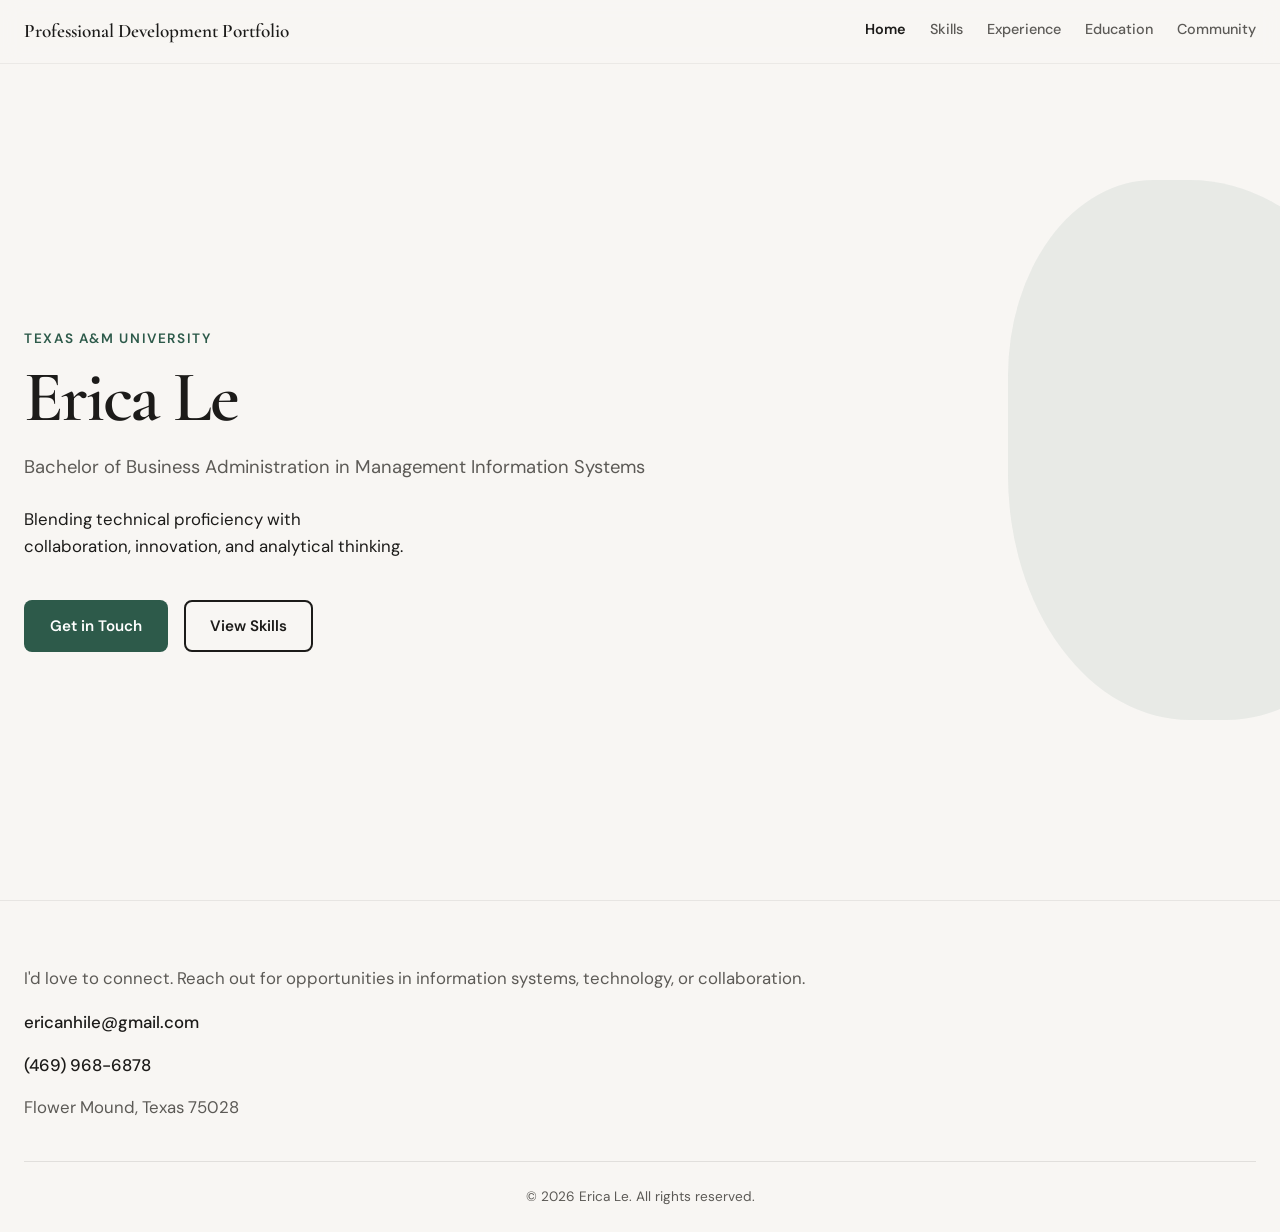
<file: index.html>
<!DOCTYPE html>
<html lang="en">
<head>
  <meta charset="UTF-8">
  <meta name="viewport" content="width=device-width, initial-scale=1.0">
  <title>Erica Le | Management Information Systems</title>
  <link rel="preconnect" href="https://fonts.googleapis.com">
  <link rel="preconnect" href="https://fonts.gstatic.com" crossorigin>
  <link href="https://fonts.googleapis.com/css2?family=Cormorant+Garamond:ital,wght@0,400;0,600;1,400&family=DM+Sans:ital,wght@0,400;0,500;0,600;0,700;1,400&display=swap" rel="stylesheet">
  <link rel="stylesheet" href="styles.css">
</head>
<body class="page-home">
  <header class="site-header">
    <nav class="nav">
      <a href="index.html" class="nav-logo">Professional Development Portfolio</a>
      <ul class="nav-links">
        <li><a href="index.html">Home</a></li>
        <li><a href="skills.html">Skills</a></li>
        <li><a href="experience.html">Experience</a></li>
        <li><a href="education.html">Education</a></li>
        <li><a href="community.html">Community</a></li>
      </ul>
      <button class="nav-toggle" aria-label="Toggle menu">
        <span></span><span></span><span></span>
      </button>
    </nav>
  </header>

  <main>
    <section class="hero">
      <div class="hero-content">
        <p class="hero-label">Texas A&M University</p>
        <h1 class="hero-title">Erica Le</h1>
        <p class="hero-subtitle">Bachelor of Business Administration in Management Information Systems</p>
        <p class="hero-tagline">Blending technical proficiency with collaboration, innovation, and analytical thinking.</p>
        <div class="hero-cta">
          <a href="#contact" class="btn btn-primary">Get in Touch</a>
          <a href="skills.html" class="btn btn-secondary">View Skills</a>
        </div>
      </div>
      <div class="hero-accent"></div>
    </section>
  </main>

  <footer id="contact" class="site-footer site-footer--with-contact">
    <div class="footer-contact">
      <p class="contact-intro">I'd love to connect. Reach out for opportunities in information systems, technology, or collaboration.</p>
      <ul class="contact-list">
        <li><a href="mailto:ericanhile@gmail.com">ericanhile@gmail.com</a></li>
        <li><a href="tel:+14699686878">(469) 968-6878</a></li>
        <li>Flower Mound, Texas 75028</li>
      </ul>
    </div>
    <p class="footer-copyright">© <span id="year"></span> Erica Le. All rights reserved.</p>
  </footer>

  <script src="script.js"></script>
</body>
</html>
</file>
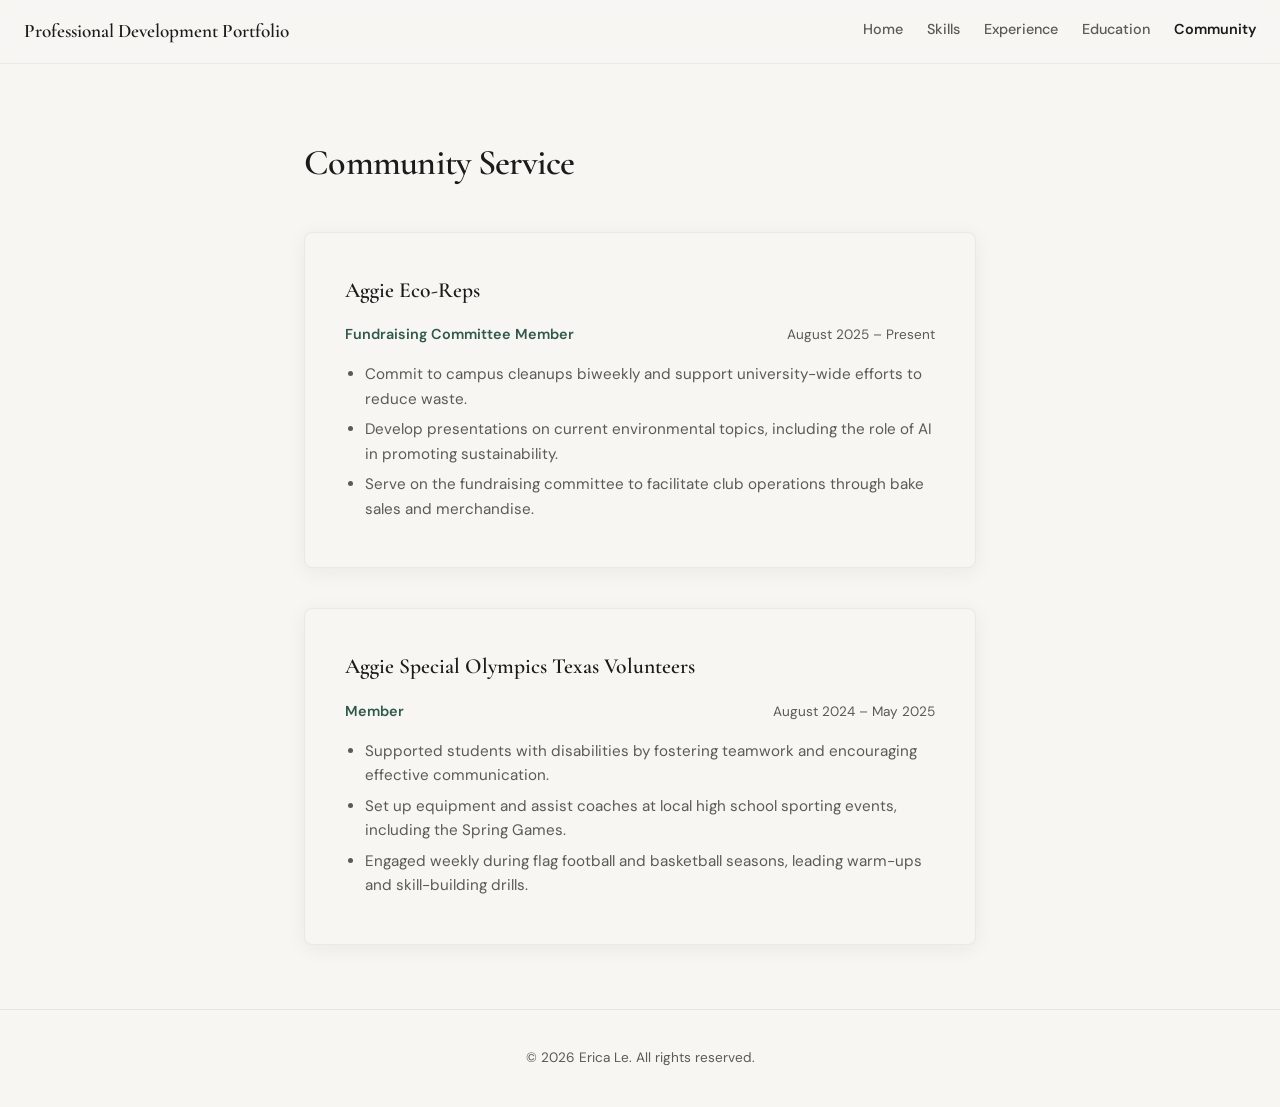
<file: community.html>
<!DOCTYPE html>
<html lang="en">
<head>
  <meta charset="UTF-8">
  <meta name="viewport" content="width=device-width, initial-scale=1.0">
  <title>Community | Erica Le</title>
  <link rel="preconnect" href="https://fonts.googleapis.com">
  <link rel="preconnect" href="https://fonts.gstatic.com" crossorigin>
  <link href="https://fonts.googleapis.com/css2?family=Cormorant+Garamond:ital,wght@0,400;0,600;1,400&family=DM+Sans:ital,wght@0,400;0,500;0,600;0,700;1,400&display=swap" rel="stylesheet">
  <link rel="stylesheet" href="styles.css">
</head>
<body class="page-community">
  <header class="site-header">
    <nav class="nav">
      <a href="index.html" class="nav-logo">Professional Development Portfolio</a>
      <ul class="nav-links">
        <li><a href="index.html">Home</a></li>
        <li><a href="skills.html">Skills</a></li>
        <li><a href="experience.html">Experience</a></li>
        <li><a href="education.html">Education</a></li>
        <li><a href="community.html">Community</a></li>
      </ul>
      <button class="nav-toggle" aria-label="Toggle menu">
        <span></span><span></span><span></span>
      </button>
    </nav>
  </header>

  <main>
    <section class="section section-community page-content">
      <div class="container">
        <h1 class="section-title">Community Service</h1>
        <div class="experience-list">
          <article class="experience-card">
            <div class="experience-header">
              <h3>Aggie Eco-Reps</h3>
              <span class="experience-role">Fundraising Committee Member</span>
              <span class="experience-date">August 2025 – Present</span>
            </div>
            <ul class="experience-bullets">
              <li>Commit to campus cleanups biweekly and support university-wide efforts to reduce waste.</li>
              <li>Develop presentations on current environmental topics, including the role of AI in promoting sustainability.</li>
              <li>Serve on the fundraising committee to facilitate club operations through bake sales and merchandise.</li>
            </ul>
          </article>
          <article class="experience-card">
            <div class="experience-header">
              <h3>Aggie Special Olympics Texas Volunteers</h3>
              <span class="experience-role">Member</span>
              <span class="experience-date">August 2024 – May 2025</span>
            </div>
            <ul class="experience-bullets">
              <li>Supported students with disabilities by fostering teamwork and encouraging effective communication.</li>
              <li>Set up equipment and assist coaches at local high school sporting events, including the Spring Games.</li>
              <li>Engaged weekly during flag football and basketball seasons, leading warm-ups and skill-building drills.</li>
            </ul>
          </article>
        </div>
      </div>
    </section>
  </main>

  <footer class="site-footer">
    <p>© <span id="year"></span> Erica Le. All rights reserved.</p>
  </footer>

  <script src="script.js"></script>
</body>
</html>
</file>
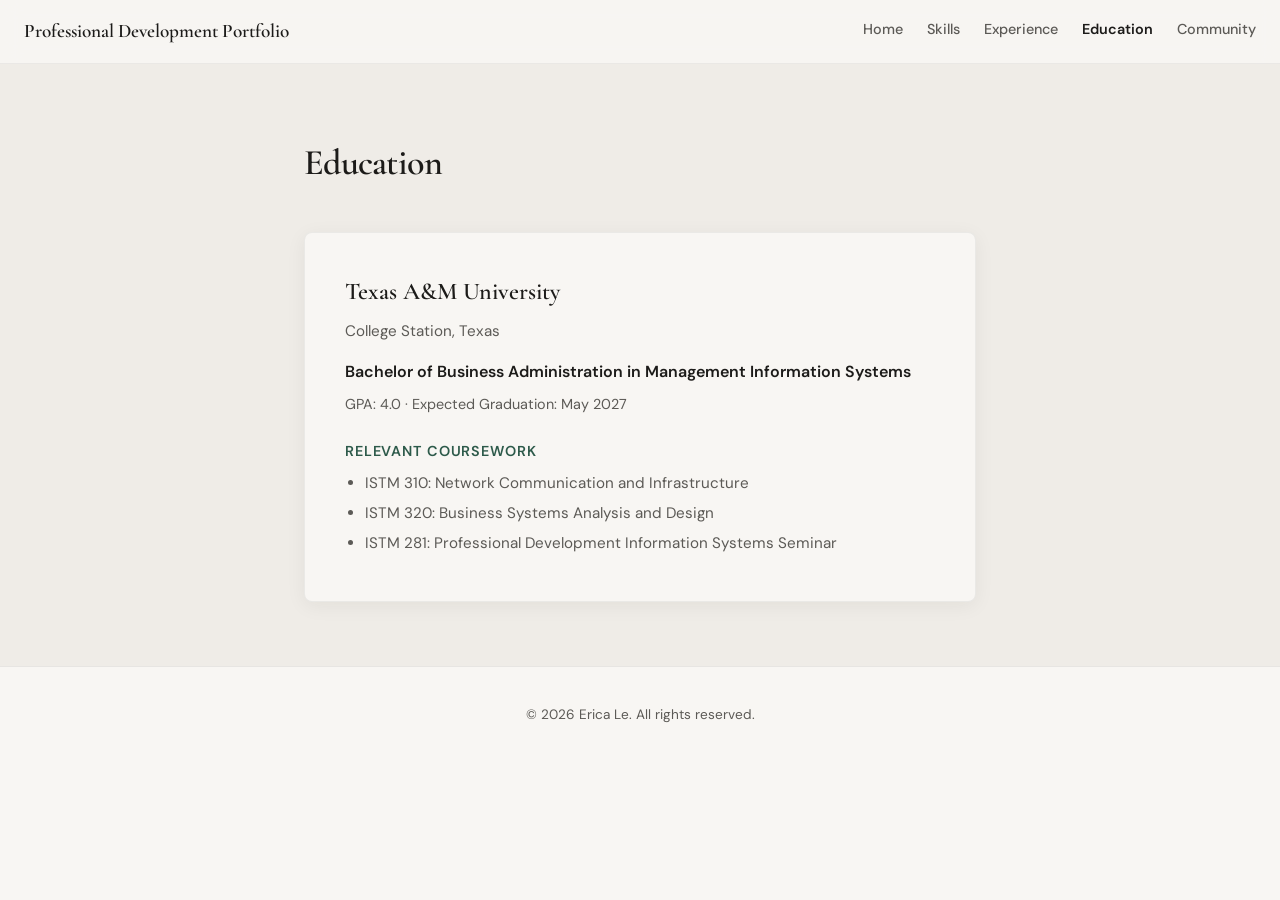
<file: education.html>
<!DOCTYPE html>
<html lang="en">
<head>
  <meta charset="UTF-8">
  <meta name="viewport" content="width=device-width, initial-scale=1.0">
  <title>Education | Erica Le</title>
  <link rel="preconnect" href="https://fonts.googleapis.com">
  <link rel="preconnect" href="https://fonts.gstatic.com" crossorigin>
  <link href="https://fonts.googleapis.com/css2?family=Cormorant+Garamond:ital,wght@0,400;0,600;1,400&family=DM+Sans:ital,wght@0,400;0,500;0,600;0,700;1,400&display=swap" rel="stylesheet">
  <link rel="stylesheet" href="styles.css">
</head>
<body class="page-education">
  <header class="site-header">
    <nav class="nav">
      <a href="index.html" class="nav-logo">Professional Development Portfolio</a>
      <ul class="nav-links">
        <li><a href="index.html">Home</a></li>
        <li><a href="skills.html">Skills</a></li>
        <li><a href="experience.html">Experience</a></li>
        <li><a href="education.html">Education</a></li>
        <li><a href="community.html">Community</a></li>
      </ul>
      <button class="nav-toggle" aria-label="Toggle menu">
        <span></span><span></span><span></span>
      </button>
    </nav>
  </header>

  <main>
    <section class="section section-education page-content">
      <div class="container">
        <h1 class="section-title">Education</h1>
        <div class="education-card">
          <h3>Texas A&M University</h3>
          <p class="education-location">College Station, Texas</p>
          <p class="education-degree">Bachelor of Business Administration in Management Information Systems</p>
          <p class="education-meta">GPA: 4.0 · Expected Graduation: May 2027</p>
          <div class="education-coursework">
            <h4>Relevant Coursework</h4>
            <ul>
              <li>ISTM 310: Network Communication and Infrastructure</li>
              <li>ISTM 320: Business Systems Analysis and Design</li>
              <li>ISTM 281: Professional Development Information Systems Seminar</li>
            </ul>
          </div>
        </div>
      </div>
    </section>
  </main>

  <footer class="site-footer">
    <p>© <span id="year"></span> Erica Le. All rights reserved.</p>
  </footer>

  <script src="script.js"></script>
</body>
</html>
</file>
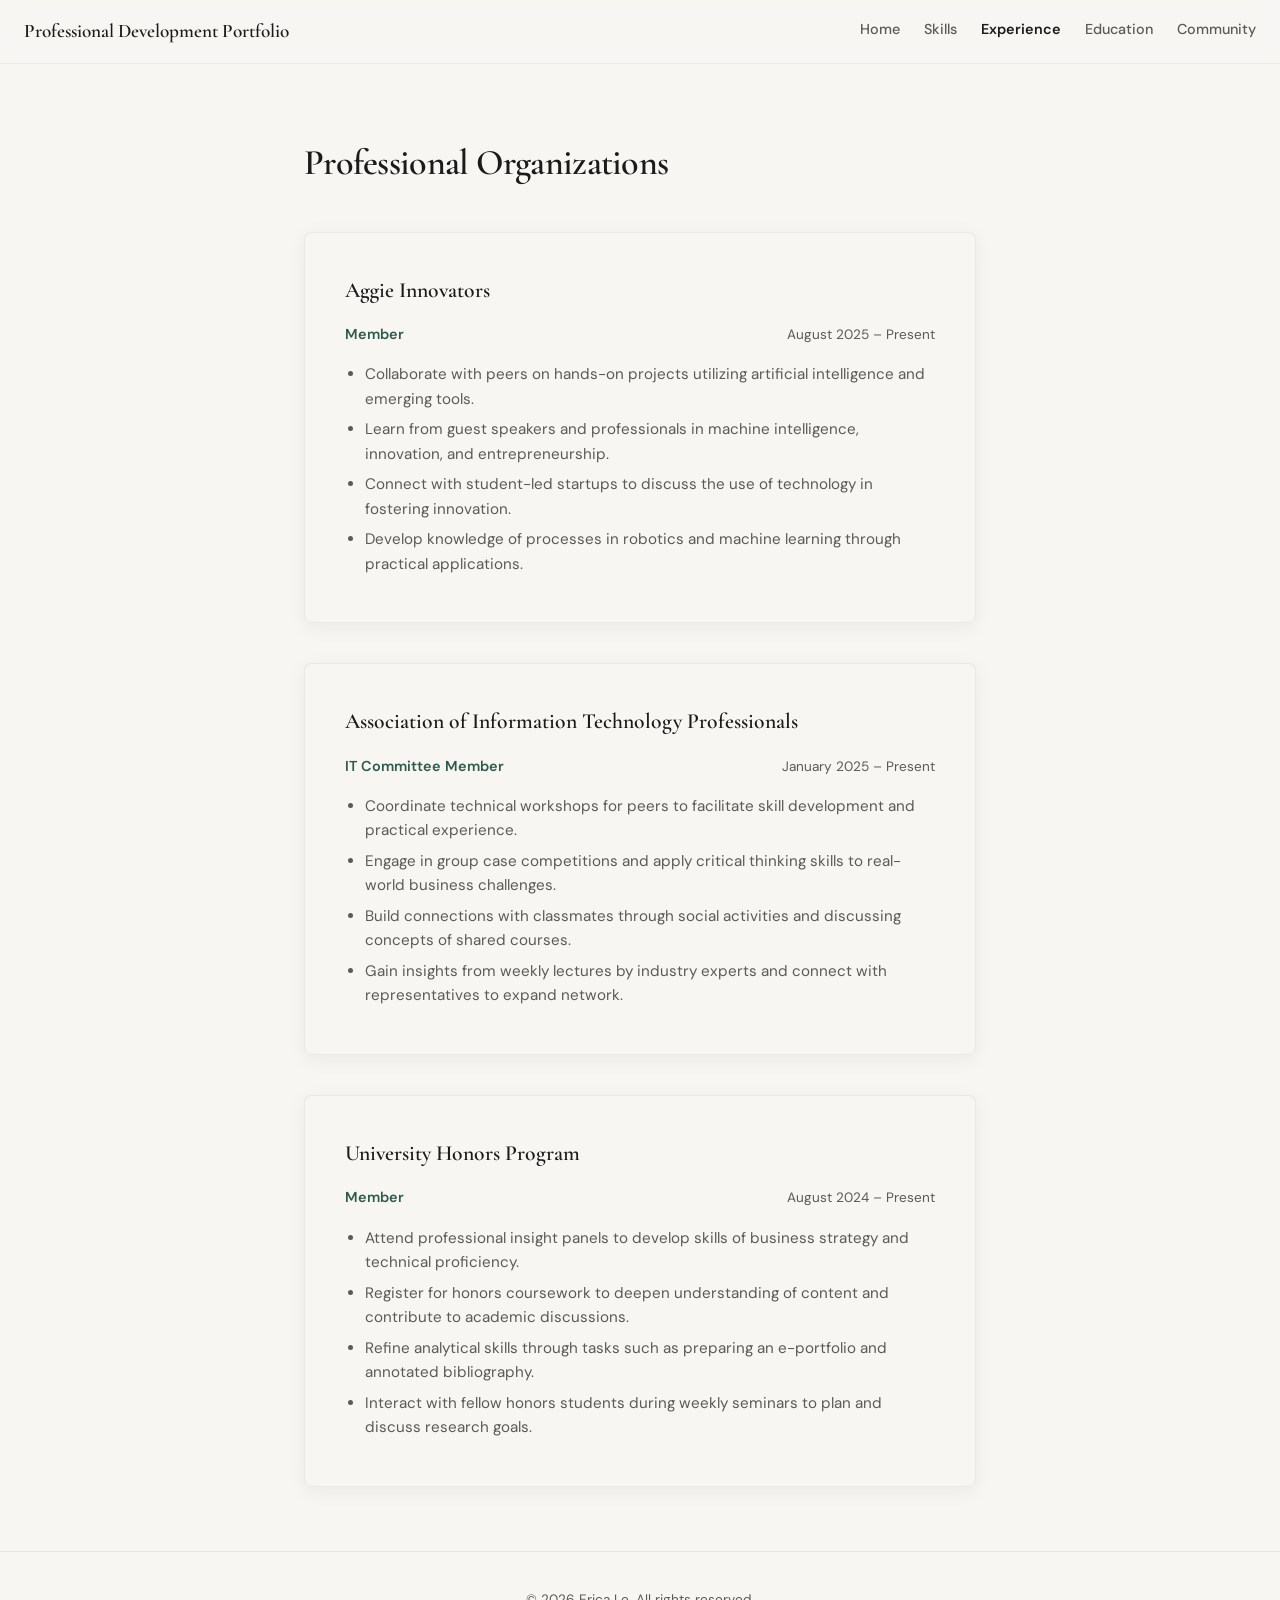
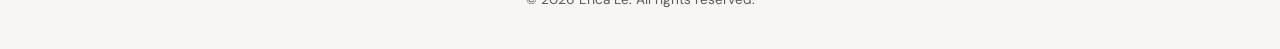
<file: experience.html>
<!DOCTYPE html>
<html lang="en">
<head>
  <meta charset="UTF-8">
  <meta name="viewport" content="width=device-width, initial-scale=1.0">
  <title>Experience | Erica Le</title>
  <link rel="preconnect" href="https://fonts.googleapis.com">
  <link rel="preconnect" href="https://fonts.gstatic.com" crossorigin>
  <link href="https://fonts.googleapis.com/css2?family=Cormorant+Garamond:ital,wght@0,400;0,600;1,400&family=DM+Sans:ital,wght@0,400;0,500;0,600;0,700;1,400&display=swap" rel="stylesheet">
  <link rel="stylesheet" href="styles.css">
</head>
<body class="page-experience">
  <header class="site-header">
    <nav class="nav">
      <a href="index.html" class="nav-logo">Professional Development Portfolio</a>
      <ul class="nav-links">
        <li><a href="index.html">Home</a></li>
        <li><a href="skills.html">Skills</a></li>
        <li><a href="experience.html">Experience</a></li>
        <li><a href="education.html">Education</a></li>
        <li><a href="community.html">Community</a></li>
      </ul>
      <button class="nav-toggle" aria-label="Toggle menu">
        <span></span><span></span><span></span>
      </button>
    </nav>
  </header>

  <main>
    <section class="section section-experience page-content">
      <div class="container">
        <h1 class="section-title">Professional Organizations</h1>
        <div class="experience-list">
          <article class="experience-card">
            <div class="experience-header">
              <h3>Aggie Innovators</h3>
              <span class="experience-role">Member</span>
              <span class="experience-date">August 2025 – Present</span>
            </div>
            <ul class="experience-bullets">
              <li>Collaborate with peers on hands-on projects utilizing artificial intelligence and emerging tools.</li>
              <li>Learn from guest speakers and professionals in machine intelligence, innovation, and entrepreneurship.</li>
              <li>Connect with student-led startups to discuss the use of technology in fostering innovation.</li>
              <li>Develop knowledge of processes in robotics and machine learning through practical applications.</li>
            </ul>
          </article>
          <article class="experience-card">
            <div class="experience-header">
              <h3>Association of Information Technology Professionals</h3>
              <span class="experience-role">IT Committee Member</span>
              <span class="experience-date">January 2025 – Present</span>
            </div>
            <ul class="experience-bullets">
              <li>Coordinate technical workshops for peers to facilitate skill development and practical experience.</li>
              <li>Engage in group case competitions and apply critical thinking skills to real-world business challenges.</li>
              <li>Build connections with classmates through social activities and discussing concepts of shared courses.</li>
              <li>Gain insights from weekly lectures by industry experts and connect with representatives to expand network.</li>
            </ul>
          </article>
          <article class="experience-card">
            <div class="experience-header">
              <h3>University Honors Program</h3>
              <span class="experience-role">Member</span>
              <span class="experience-date">August 2024 – Present</span>
            </div>
            <ul class="experience-bullets">
              <li>Attend professional insight panels to develop skills of business strategy and technical proficiency.</li>
              <li>Register for honors coursework to deepen understanding of content and contribute to academic discussions.</li>
              <li>Refine analytical skills through tasks such as preparing an e-portfolio and annotated bibliography.</li>
              <li>Interact with fellow honors students during weekly seminars to plan and discuss research goals.</li>
            </ul>
          </article>
        </div>
      </div>
    </section>
  </main>

  <footer class="site-footer">
    <p>© <span id="year"></span> Erica Le. All rights reserved.</p>
  </footer>

  <script src="script.js"></script>
</body>
</html>
</file>
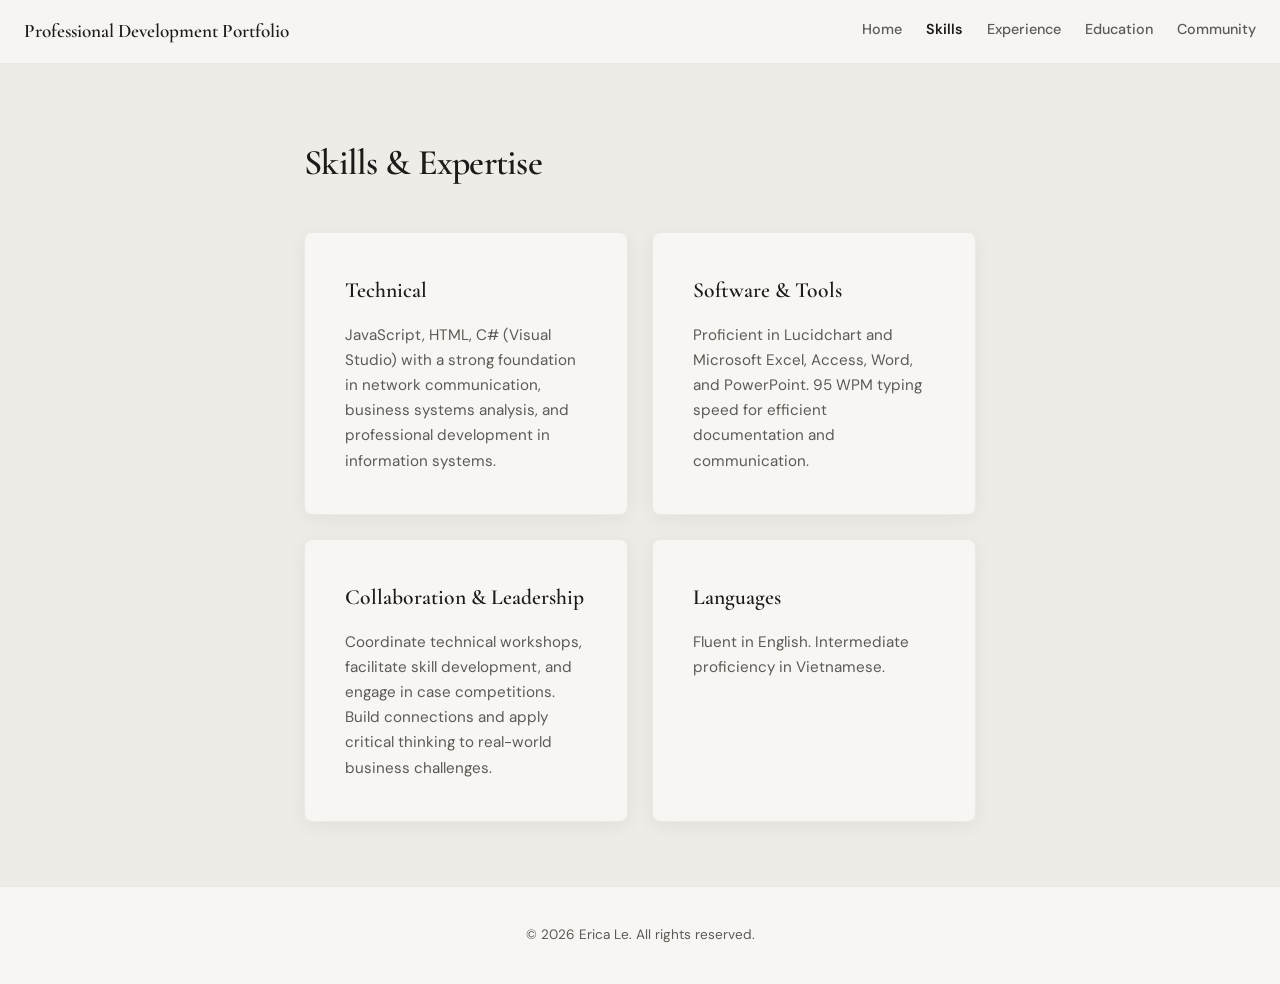
<file: skills.html>
<!DOCTYPE html>
<html lang="en">
<head>
  <meta charset="UTF-8">
  <meta name="viewport" content="width=device-width, initial-scale=1.0">
  <title>Skills | Erica Le</title>
  <link rel="preconnect" href="https://fonts.googleapis.com">
  <link rel="preconnect" href="https://fonts.gstatic.com" crossorigin>
  <link href="https://fonts.googleapis.com/css2?family=Cormorant+Garamond:ital,wght@0,400;0,600;1,400&family=DM+Sans:ital,wght@0,400;0,500;0,600;0,700;1,400&display=swap" rel="stylesheet">
  <link rel="stylesheet" href="styles.css">
</head>
<body class="page-skills">
  <header class="site-header">
    <nav class="nav">
      <a href="index.html" class="nav-logo">Professional Development Portfolio</a>
      <ul class="nav-links">
        <li><a href="index.html">Home</a></li>
        <li><a href="skills.html">Skills</a></li>
        <li><a href="experience.html">Experience</a></li>
        <li><a href="education.html">Education</a></li>
        <li><a href="community.html">Community</a></li>
      </ul>
      <button class="nav-toggle" aria-label="Toggle menu">
        <span></span><span></span><span></span>
      </button>
    </nav>
  </header>

  <main>
    <section class="section section-skills page-content">
      <div class="container">
        <h1 class="section-title">Skills & Expertise</h1>
        <div class="skills-grid">
          <article class="skill-card">
            <h3>Technical</h3>
            <p>JavaScript, HTML, C# (Visual Studio) with a strong foundation in network communication, business systems analysis, and professional development in information systems.</p>
          </article>
          <article class="skill-card">
            <h3>Software & Tools</h3>
            <p>Proficient in Lucidchart and Microsoft Excel, Access, Word, and PowerPoint. 95 WPM typing speed for efficient documentation and communication.</p>
          </article>
          <article class="skill-card">
            <h3>Collaboration & Leadership</h3>
            <p>Coordinate technical workshops, facilitate skill development, and engage in case competitions. Build connections and apply critical thinking to real-world business challenges.</p>
          </article>
          <article class="skill-card">
            <h3>Languages</h3>
            <p>Fluent in English. Intermediate proficiency in Vietnamese.</p>
          </article>
        </div>
      </div>
    </section>
  </main>

  <footer class="site-footer">
    <p>© <span id="year"></span> Erica Le. All rights reserved.</p>
  </footer>

  <script src="script.js"></script>
</body>
</html>
</file>
<file: styles.css>
/* --- Variables --- */
:root {
  --color-bg: #f8f6f3;
  --color-bg-alt: #efece7;
  --color-text: #1c1b19;
  --color-text-muted: #5c5a56;
  --color-accent: #2d5a4a;
  --color-accent-light: #3d7a66;
  --color-accent-soft: rgba(45, 90, 74, 0.08);
  --font-heading: "Cormorant Garamond", Georgia, serif;
  --font-body: "DM Sans", system-ui, sans-serif;
  --space-xs: 0.5rem;
  --space-sm: 1rem;
  --space-md: 1.5rem;
  --space-lg: 2.5rem;
  --space-xl: 4rem;
  --radius: 8px;
  --shadow: 0 4px 20px rgba(28, 27, 25, 0.06);
  --transition: 0.2s ease;
}

/* --- Reset & Base --- */
*, *::before, *::after {
  box-sizing: border-box;
}

html {
  scroll-behavior: smooth;
}

body {
  margin: 0;
  font-family: var(--font-body);
  font-size: 1rem;
  line-height: 1.6;
  color: var(--color-text);
  background-color: var(--color-bg);
}

a {
  color: var(--color-accent);
  text-decoration: none;
  transition: color var(--transition);
}

a:hover {
  color: var(--color-accent-light);
}

ul {
  margin: 0;
  padding-left: 1.25rem;
}

li {
  margin-bottom: 0.35rem;
}

/* --- Layout --- */
.container {
  width: 100%;
  max-width: 720px;
  margin: 0 auto;
  padding: 0 var(--space-md);
}

.section {
  padding: var(--space-xl) 0;
}

.section-title {
  font-family: var(--font-heading);
  font-size: clamp(1.75rem, 4vw, 2.25rem);
  font-weight: 600;
  color: var(--color-text);
  margin: 0 0 var(--space-lg);
  letter-spacing: -0.02em;
}

/* --- Header & Nav --- */
.site-header {
  position: fixed;
  top: 0;
  left: 0;
  right: 0;
  z-index: 100;
  background: rgba(248, 246, 243, 0.92);
  backdrop-filter: blur(10px);
  border-bottom: 1px solid rgba(28, 27, 25, 0.06);
}

.nav {
  width: 100%;
  padding: var(--space-sm) var(--space-md);
  display: flex;
  align-items: center;
  justify-content: space-between;
}

.nav-logo {
  font-family: var(--font-heading);
  font-size: 1.2rem;
  font-weight: 600;
  color: var(--color-text);
  margin-right: var(--space-md);
}

.nav-logo:hover {
  color: var(--color-accent);
}

.nav-links {
  display: flex;
  gap: var(--space-md);
  list-style: none;
  padding: 0;
  margin: 0;
}

.nav-links a {
  color: var(--color-text-muted);
  font-size: 0.9rem;
  font-weight: 500;
}

.nav-links a:hover {
  color: var(--color-text);
}

/* Active page link */
.page-home .nav-links a[href="index.html"],
.page-skills .nav-links a[href="skills.html"],
.page-experience .nav-links a[href="experience.html"],
.page-education .nav-links a[href="education.html"],
.page-community .nav-links a[href="community.html"] {
  color: var(--color-text);
  font-weight: 600;
}

.nav-toggle {
  display: none;
  flex-direction: column;
  gap: 5px;
  background: none;
  border: none;
  cursor: pointer;
  padding: 6px;
}

.nav-toggle span {
  width: 22px;
  height: 2px;
  background: var(--color-text);
}

/* --- Hero --- */
/* Inner pages: top padding for fixed header */
.page-content {
  padding-top: calc(70px + var(--space-xl));
}

.hero {
  position: relative;
  min-height: 100vh;
  display: flex;
  align-items: center;
  padding: calc(80px + var(--space-xl)) var(--space-md) var(--space-xl);
  overflow: hidden;
}

.hero-content {
  position: relative;
  z-index: 1;
  max-width: 640px;
}

.hero-label {
  font-size: 0.85rem;
  text-transform: uppercase;
  letter-spacing: 0.12em;
  color: var(--color-accent);
  margin: 0 0 var(--space-xs);
  font-weight: 600;
}

.hero-title {
  font-family: var(--font-heading);
  font-size: clamp(2.75rem, 8vw, 4.5rem);
  font-weight: 600;
  line-height: 1.1;
  margin: 0 0 var(--space-sm);
  letter-spacing: -0.03em;
  color: var(--color-text);
}

.hero-subtitle {
  font-size: 1.15rem;
  color: var(--color-text-muted);
  margin: 0 0 var(--space-md);
}

.hero-tagline {
  font-size: 1.05rem;
  color: var(--color-text);
  margin: 0 0 var(--space-lg);
  max-width: 32ch;
}

.hero-cta {
  display: flex;
  gap: var(--space-sm);
  flex-wrap: wrap;
}

.btn {
  display: inline-block;
  padding: 0.75rem 1.5rem;
  font-family: var(--font-body);
  font-size: 0.95rem;
  font-weight: 600;
  border-radius: var(--radius);
  transition: background var(--transition), color var(--transition), border-color var(--transition);
  cursor: pointer;
  border: 2px solid transparent;
}

.btn-primary {
  background: var(--color-accent);
  color: #fff;
}

.btn-primary:hover {
  background: var(--color-accent-light);
  color: #fff;
}

.btn-secondary {
  background: transparent;
  color: var(--color-text);
  border-color: var(--color-text);
}

.btn-secondary:hover {
  background: var(--color-text);
  color: var(--color-bg);
}

.hero-accent {
  position: absolute;
  top: 20%;
  right: -10%;
  width: 50%;
  max-width: 400px;
  height: 60%;
  background: var(--color-accent-soft);
  border-radius: 40% 60% 50% 50%;
  pointer-events: none;
}

/* --- Skills --- */
.section-skills {
  background: var(--color-bg-alt);
}

.skills-grid {
  display: grid;
  grid-template-columns: repeat(auto-fit, minmax(260px, 1fr));
  gap: var(--space-md);
}

.skill-card {
  background: var(--color-bg);
  padding: var(--space-lg);
  border-radius: var(--radius);
  box-shadow: var(--shadow);
  border: 1px solid rgba(28, 27, 25, 0.06);
}

.skill-card h3 {
  font-family: var(--font-heading);
  font-size: 1.35rem;
  font-weight: 600;
  margin: 0 0 var(--space-sm);
  color: var(--color-text);
}

.skill-card p {
  margin: 0;
  font-size: 0.95rem;
  color: var(--color-text-muted);
  line-height: 1.65;
}

/* --- Experience --- */
.experience-list {
  display: flex;
  flex-direction: column;
  gap: var(--space-lg);
}

.experience-card {
  background: var(--color-bg);
  padding: var(--space-lg);
  border-radius: var(--radius);
  box-shadow: var(--shadow);
  border: 1px solid rgba(28, 27, 25, 0.06);
}

.experience-header {
  display: flex;
  flex-wrap: wrap;
  align-items: baseline;
  gap: var(--space-sm);
  margin-bottom: var(--space-sm);
}

.experience-card h3 {
  font-family: var(--font-heading);
  font-size: 1.35rem;
  font-weight: 600;
  margin: 0;
  color: var(--color-text);
  width: 100%;
}

.experience-role {
  font-size: 0.9rem;
  font-weight: 600;
  color: var(--color-accent);
}

.experience-date {
  font-size: 0.85rem;
  color: var(--color-text-muted);
  margin-left: auto;
}

.experience-bullets {
  list-style: disc;
  padding-left: 1.25rem;
  margin: 0;
}

.experience-bullets li {
  font-size: 0.95rem;
  color: var(--color-text-muted);
  margin-bottom: 0.4rem;
  line-height: 1.6;
}

/* --- Education --- */
.section-education {
  background: var(--color-bg-alt);
}

.education-card {
  background: var(--color-bg);
  padding: var(--space-lg);
  border-radius: var(--radius);
  box-shadow: var(--shadow);
  border: 1px solid rgba(28, 27, 25, 0.06);
}

.education-card h3 {
  font-family: var(--font-heading);
  font-size: 1.5rem;
  font-weight: 600;
  margin: 0 0 var(--space-xs);
  color: var(--color-text);
}

.education-location {
  font-size: 0.95rem;
  color: var(--color-text-muted);
  margin: 0 0 var(--space-sm);
}

.education-degree {
  font-weight: 600;
  margin: 0 0 var(--space-xs);
  color: var(--color-text);
}

.education-meta {
  font-size: 0.9rem;
  color: var(--color-text-muted);
  margin: 0 0 var(--space-md);
}

.education-coursework h4 {
  font-size: 0.9rem;
  text-transform: uppercase;
  letter-spacing: 0.06em;
  color: var(--color-accent);
  margin: 0 0 var(--space-xs);
  font-weight: 600;
}

.education-coursework ul {
  margin: 0;
  padding-left: 1.25rem;
  font-size: 0.95rem;
  color: var(--color-text-muted);
}

/* --- Community --- */
.experience-list .experience-card:last-child {
  margin-bottom: 0;
}

/* --- Contact --- */
.section-contact {
  background: var(--color-bg-alt);
}

.contact-content {
  max-width: 480px;
}

.contact-intro {
  font-size: 1.05rem;
  color: var(--color-text-muted);
  margin: 0 0 var(--space-md);
  line-height: 1.65;
}

.contact-list {
  list-style: none;
  padding: 0;
  margin: 0;
}

.contact-list li {
  margin-bottom: var(--space-sm);
  font-size: 1.05rem;
}

.contact-list a {
  font-weight: 500;
  color: var(--color-text);
}

.contact-list a:hover {
  color: var(--color-accent);
}

/* --- Footer --- */
.site-footer {
  padding: var(--space-md) var(--space-md);
  text-align: center;
  font-size: 0.85rem;
  color: var(--color-text-muted);
  border-top: 1px solid rgba(28, 27, 25, 0.08);
}

.site-footer--with-contact {
  text-align: left;
  padding: var(--space-xl) var(--space-md) var(--space-md);
}

.site-footer--with-contact .footer-contact {
  margin: 0 0 var(--space-lg);
  text-align: left;
}

.site-footer--with-contact .contact-intro {
  margin: 0 0 var(--space-sm);
}

.site-footer--with-contact .footer-copyright {
  text-align: center;
  margin: 0;
  padding-top: var(--space-md);
  border-top: 1px solid rgba(28, 27, 25, 0.1);
}

/* --- Responsive --- */
@media (max-width: 768px) {
  .nav-links {
    position: fixed;
    top: 56px;
    left: 0;
    right: 0;
    background: var(--color-bg);
    flex-direction: column;
    padding: var(--space-md);
    gap: 0;
    border-bottom: 1px solid rgba(28, 27, 25, 0.08);
    transform: translateY(-100%);
    opacity: 0;
    visibility: hidden;
    transition: transform var(--transition), opacity var(--transition), visibility var(--transition);
  }

  .nav-links.is-open {
    transform: translateY(0);
    opacity: 1;
    visibility: visible;
  }

  .nav-links li {
    padding: var(--space-sm) 0;
    border-bottom: 1px solid rgba(28, 27, 25, 0.06);
  }

  .nav-links li:last-child {
    border-bottom: none;
  }

  .nav-toggle {
    display: flex;
  }

  .hero {
    padding-top: calc(70px + var(--space-lg));
  }

  .experience-header {
    flex-direction: column;
    align-items: flex-start;
  }

  .experience-date {
    margin-left: 0;
  }

  .section {
    padding: var(--space-lg) 0;
  }
}
</file>
